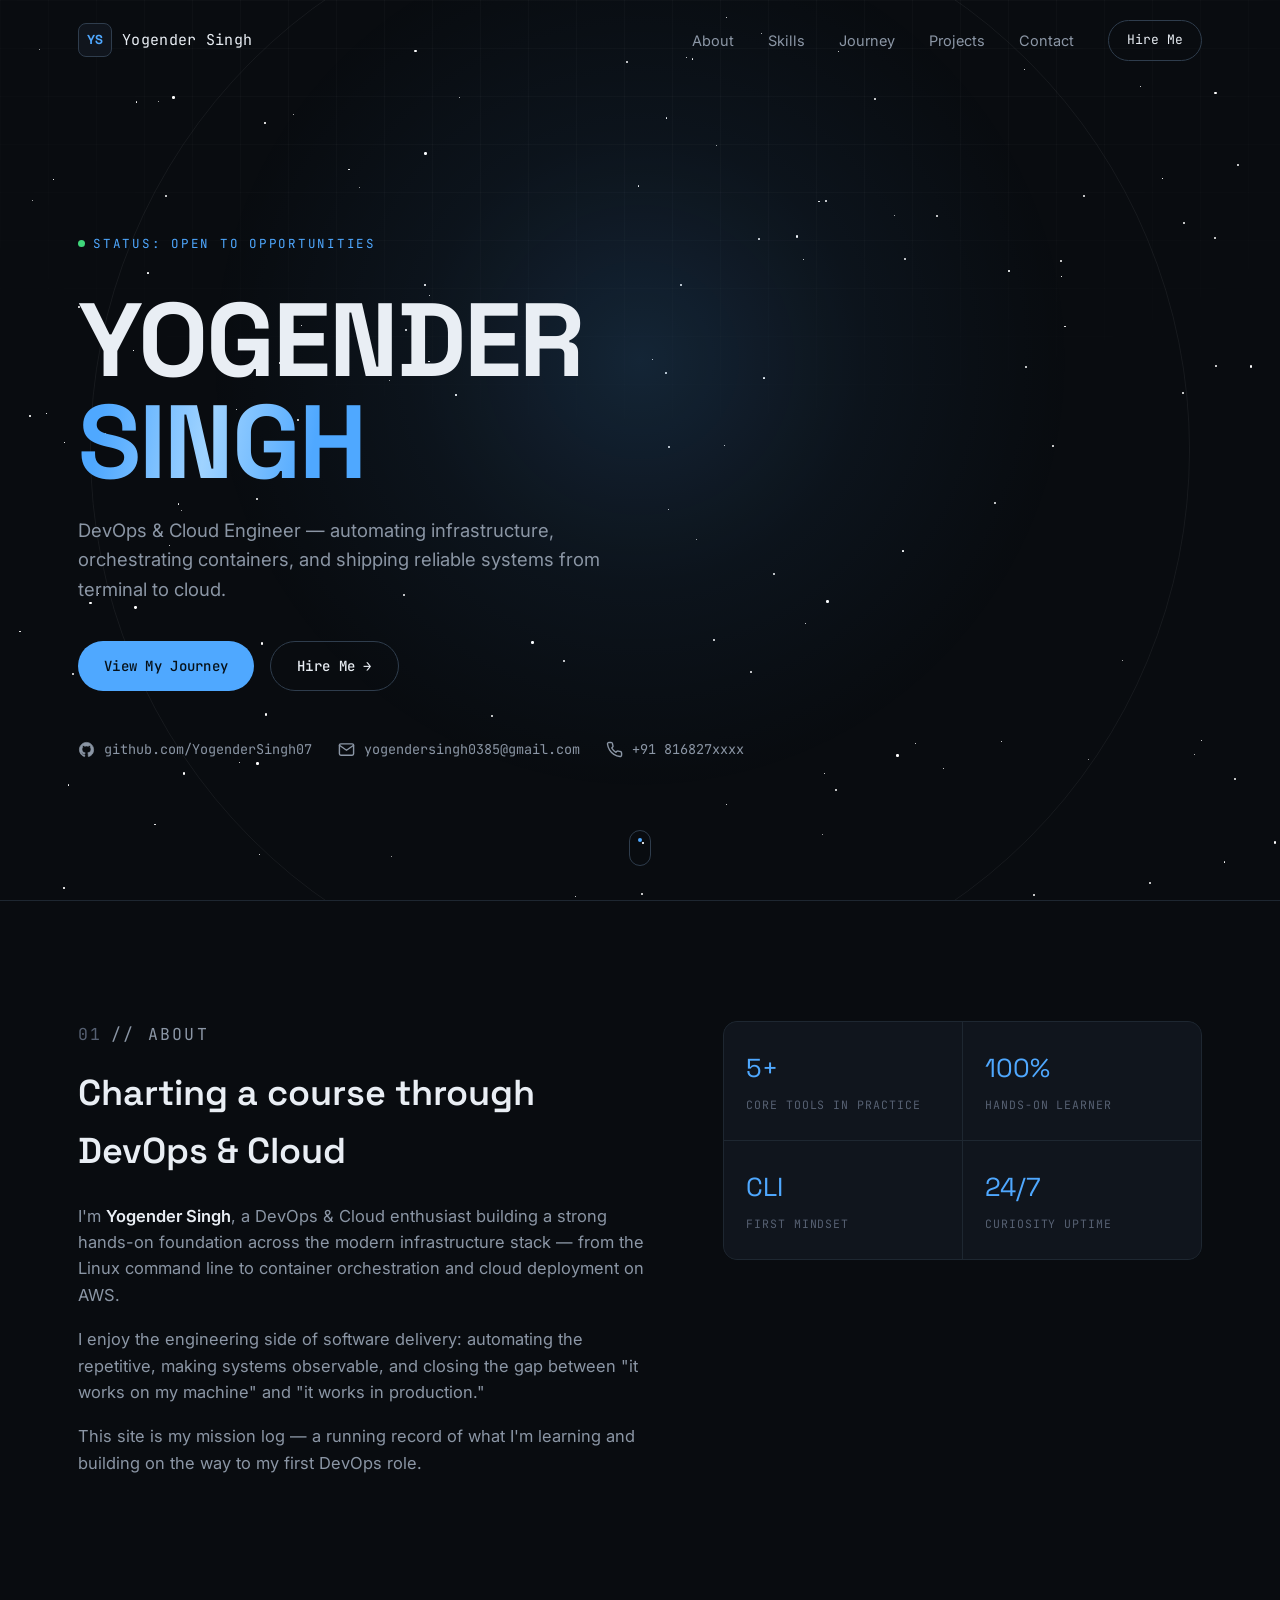
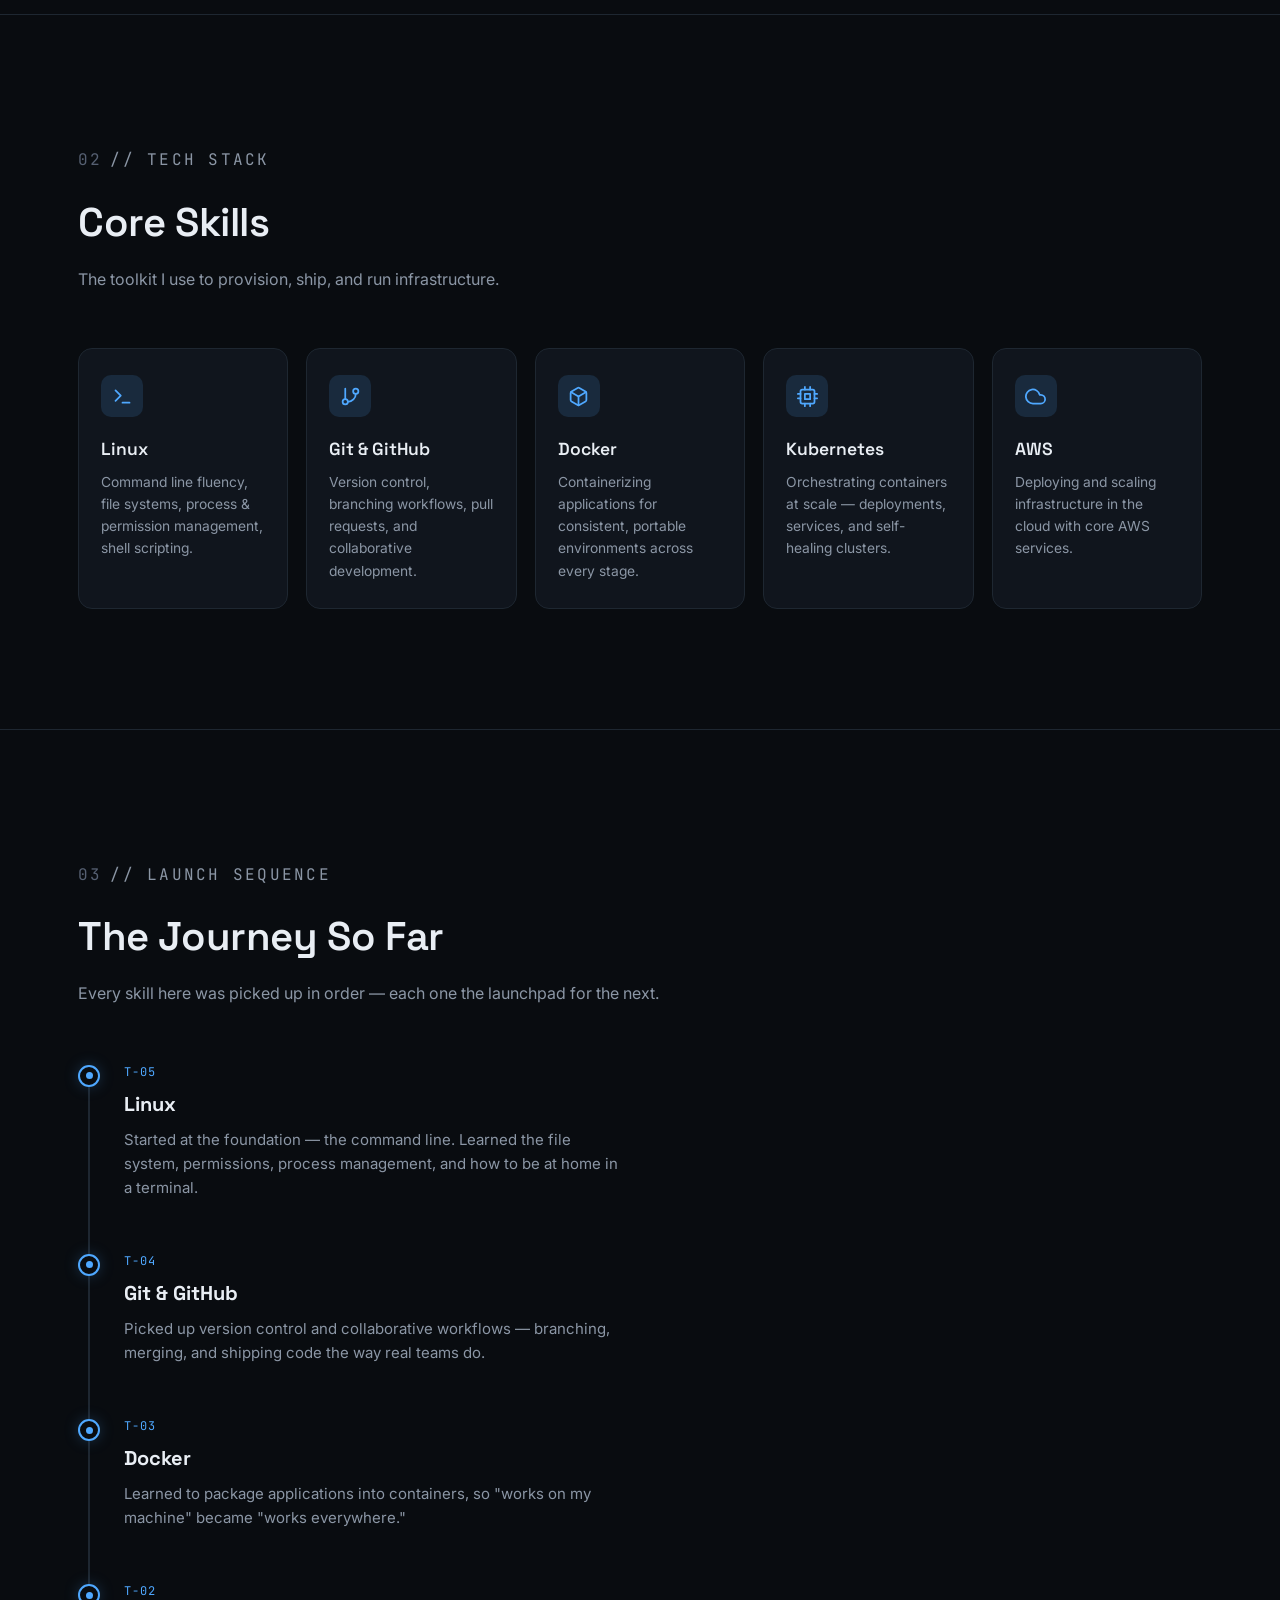
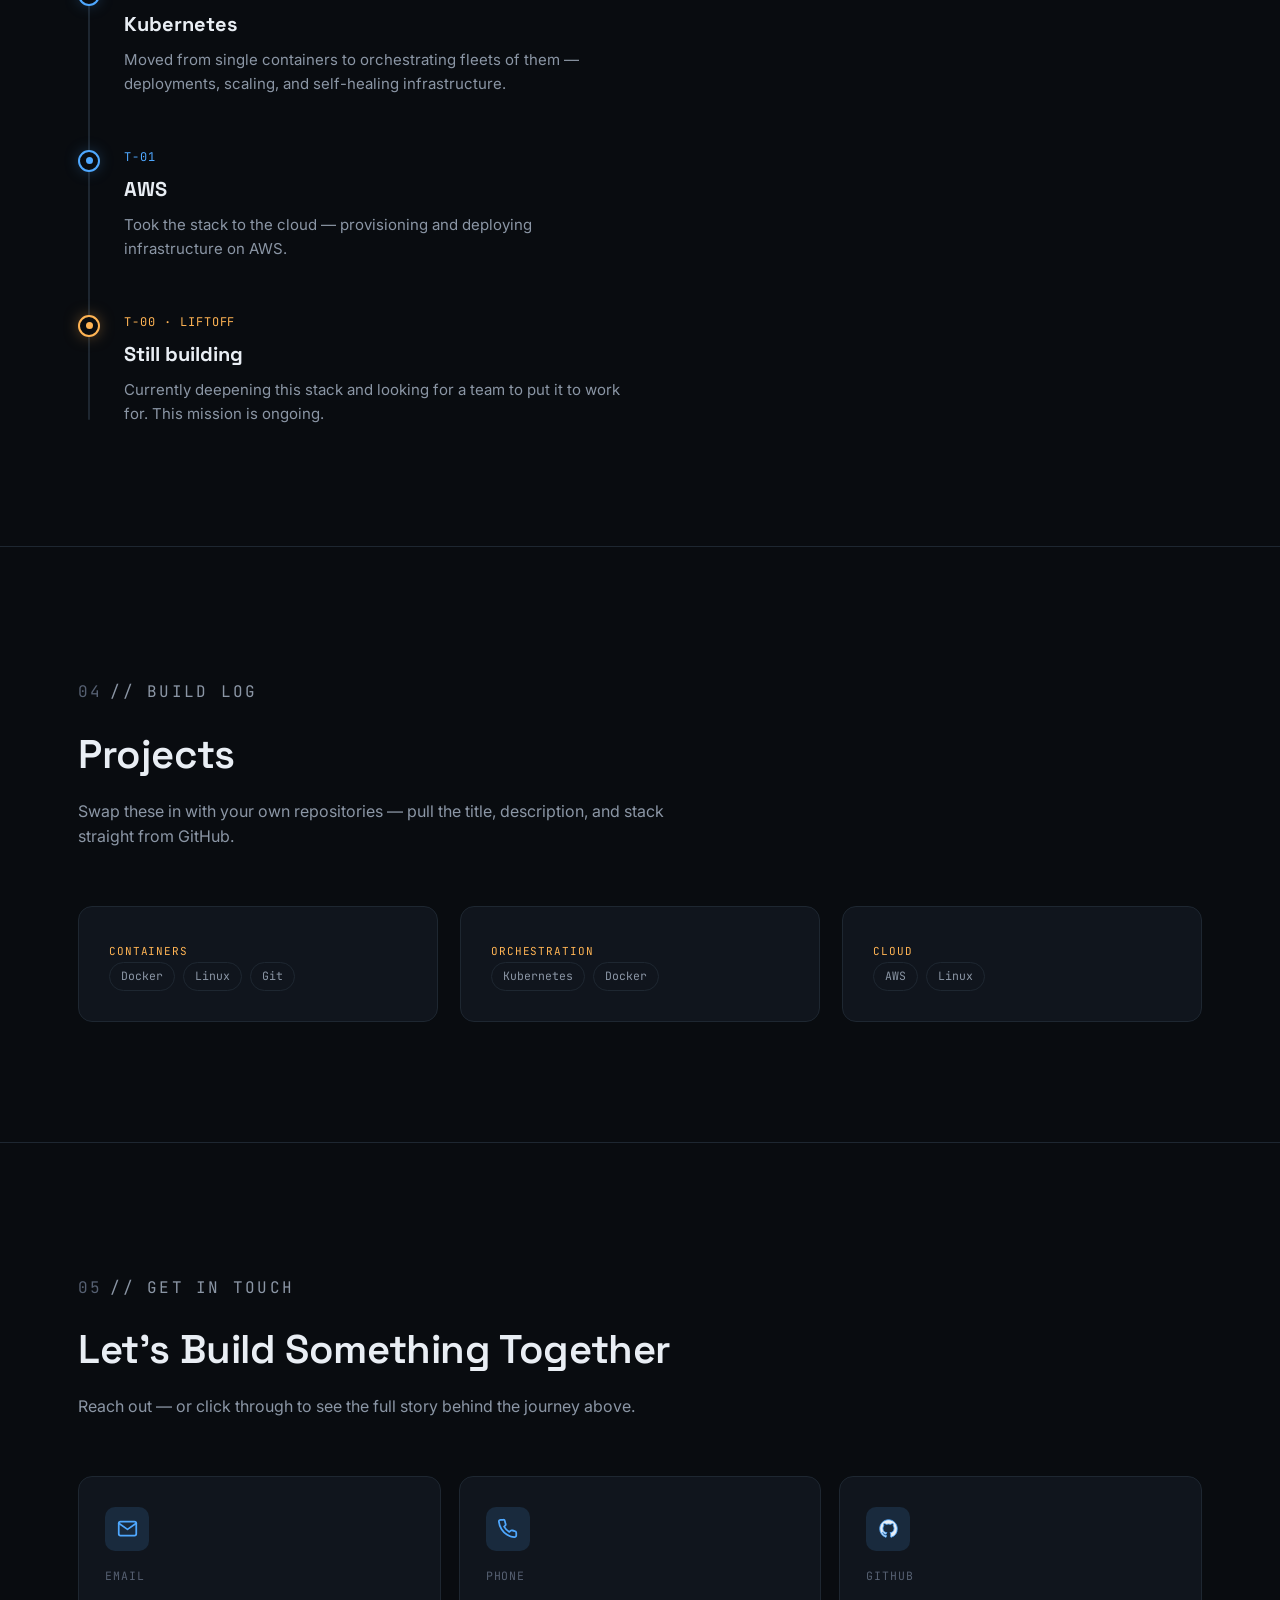
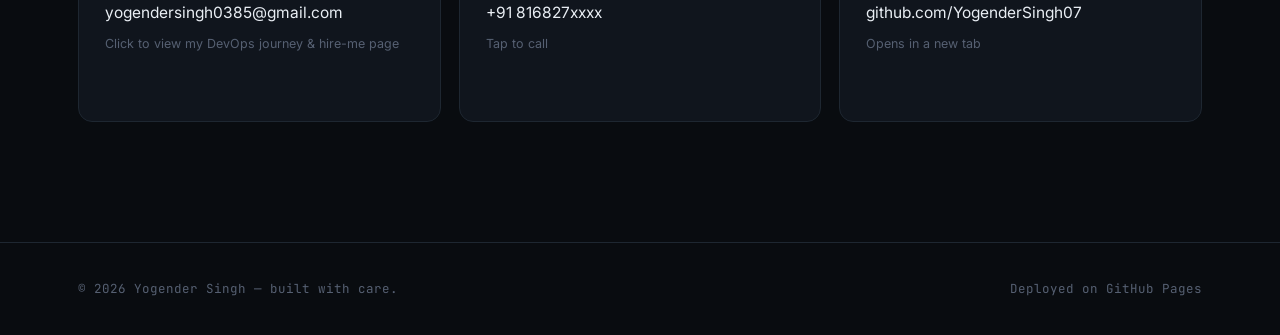
<file: index.html>
<!DOCTYPE html>

<html lang="en">
<head>
<meta charset="UTF-8">
<meta name="viewport" content="width=device-width, initial-scale=1.0">
<title>Yogender Singh — DevOps &amp; Cloud Engineer</title>
<meta name="description" content="Yogender Singh — DevOps & Cloud Engineer. Linux, Git & GitHub, Docker, Kubernetes, AWS.">
<link rel="icon" href="data:image/svg+xml,%3Csvg xmlns='http://www.w3.org/2000/svg' viewBox='0 0 100 100'%3E%3Crect width='100' height='100' rx='20' fill='%23090c10'/%3E%3Ctext x='50' y='64' font-size='46' font-family='monospace' fill='%234fa8ff' text-anchor='middle'%3EYS%3C/text%3E%3C/svg%3E">
<link rel="preconnect" href="https://fonts.googleapis.com">
<link rel="preconnect" href="https://fonts.gstatic.com" crossorigin>
<link href="https://fonts.googleapis.com/css2?family=Space+Grotesk:wght@500;600;700&family=Inter:wght@400;500;600&family=JetBrains+Mono:wght@400;500&display=swap" rel="stylesheet">
<link rel="stylesheet" href="styles.css">
</head>
<body>

<header class="nav" id="nav">
  <div class="nav-inner">
    <a href="#home" class="logo"><span class="logo-mark">YS</span> Yogender Singh</a>
    <nav class="nav-links" id="navLinks">
      <a href="#about">About</a>
      <a href="#skills">Skills</a>
      <a href="#journey">Journey</a>
      <a href="#projects">Projects</a>
      <a href="#contact">Contact</a>
      <a href="hire-me.html" class="nav-cta">Hire Me</a>
    </nav>
    <button class="nav-toggle" id="navToggle" aria-label="Toggle menu">
      <span></span><span></span><span></span>
    </button>
  </div>
</header>

<!-- ============ HERO ============ -->
<section class="hero" id="home">
  <div class="starfield" id="starfield"></div>
  <div class="hero-glow"></div>
  <div class="orbit-ring"></div>

  <div class="container hero-content">
    <p class="eyebrow"><span class="status-dot"></span> STATUS: OPEN TO OPPORTUNITIES</p>
    <h1 class="hero-title">YOGENDER<br><span>SINGH</span></h1>
    <p class="hero-subtitle">DevOps &amp; Cloud Engineer — automating infrastructure, orchestrating containers, and shipping reliable systems from terminal to cloud.</p>

    <div class="hero-actions">
      <a href="#journey" class="btn btn-primary">View My Journey</a>
      <a href="hire-me.html" class="btn btn-secondary">Hire Me →</a>
    </div>

    <div class="hero-links">
      <a href="https://github.com/YogenderSingh07" target="_blank" rel="noopener noreferrer" class="icon-link" aria-label="GitHub profile">
        <svg viewBox="0 0 24 24" fill="currentColor"><path d="M12 2C6.48 2 2 6.58 2 12.25c0 4.53 2.87 8.37 6.84 9.73.5.1.68-.22.68-.5 0-.24-.01-1.04-.01-1.89-2.78.62-3.37-1.22-3.37-1.22-.46-1.19-1.11-1.51-1.11-1.51-.9-.63.07-.62.07-.62 1 .07 1.53 1.05 1.53 1.05.89 1.56 2.34 1.11 2.91.85.09-.66.35-1.11.63-1.37-2.22-.26-4.56-1.14-4.56-5.06 0-1.12.39-2.03 1.03-2.75-.1-.26-.45-1.32.1-2.75 0 0 .84-.28 2.75 1.05a9.3 9.3 0 0 1 5 0c1.9-1.33 2.74-1.05 2.74-1.05.56 1.43.21 2.49.1 2.75.65.72 1.03 1.63 1.03 2.75 0 3.93-2.34 4.79-4.57 5.05.36.32.68.94.68 1.9 0 1.37-.01 2.48-.01 2.82 0 .28.18.6.69.5A10.26 10.26 0 0 0 22 12.25C22 6.58 17.52 2 12 2z"/></svg>
        <span>github.com/YogenderSingh07</span>
      </a>
      <a href="hire-me.html" class="icon-link" aria-label="Email — view hire-me page">
        <svg viewBox="0 0 24 24" fill="none" stroke="currentColor" stroke-width="2" stroke-linecap="round" stroke-linejoin="round"><path d="M4 4h16c1.1 0 2 .9 2 2v12c0 1.1-.9 2-2 2H4c-1.1 0-2-.9-2-2V6c0-1.1.9-2 2-2z"></path><polyline points="22,6 12,13 2,6"></polyline></svg>
        <span>yogendersingh0385@gmail.com</span>
      </a>
      <a href="tel:+91816827xxxx" class="icon-link" aria-label="Phone number">
        <svg viewBox="0 0 24 24" fill="none" stroke="currentColor" stroke-width="2" stroke-linecap="round" stroke-linejoin="round"><path d="M22 16.92v3a2 2 0 0 1-2.18 2 19.79 19.79 0 0 1-8.63-3.07 19.5 19.5 0 0 1-6-6 19.79 19.79 0 0 1-3.07-8.67A2 2 0 0 1 4.11 2h3a2 2 0 0 1 2 1.72c.13.96.36 1.9.7 2.81a2 2 0 0 1-.45 2.11L8.09 9.91a16 16 0 0 0 6 6l1.27-1.27a2 2 0 0 1 2.11-.45c.91.34 1.85.57 2.81.7A2 2 0 0 1 22 16.92z"></path></svg>
        <span>+91 816827xxxx</span>
      </a>
    </div>
  </div>

  <div class="scroll-indicator"><span></span></div>
</section>

<!-- ============ ABOUT ============ -->
<section class="section" id="about">
  <div class="container">
    <div class="about-grid">
      <div class="about-text reveal">
        <p class="eyebrow"><span class="idx">01</span> // ABOUT</p>
        <h2 style="font-family:var(--font-display);font-size:clamp(26px,3.6vw,36px);font-weight:600;margin-bottom:22px;">Charting a course through DevOps &amp; Cloud</h2>
        <p>I'm <strong>Yogender Singh</strong>, a DevOps &amp; Cloud enthusiast building a strong hands-on foundation across the modern infrastructure stack — from the Linux command line to container orchestration and cloud deployment on AWS.</p>
        <p>I enjoy the engineering side of software delivery: automating the repetitive, making systems observable, and closing the gap between "it works on my machine" and "it works in production."</p>
        <p>This site is my mission log — a running record of what I'm learning and building on the way to my first DevOps role.</p>
      </div>
      <div class="about-stats reveal">
        <div class="stat"><div class="num">5+</div><div class="label">Core Tools In Practice</div></div>
        <div class="stat"><div class="num">100%</div><div class="label">Hands-On Learner</div></div>
        <div class="stat"><div class="num">CLI</div><div class="label">First Mindset</div></div>
        <div class="stat"><div class="num">24/7</div><div class="label">Curiosity Uptime</div></div>
      </div>
    </div>
  </div>
</section>

<!-- ============ SKILLS ============ -->
<section class="section" id="skills">
  <div class="container">
    <div class="section-head reveal">
      <p class="eyebrow"><span class="idx">02</span> // TECH STACK</p>
      <h2>Core Skills</h2>
      <p>The toolkit I use to provision, ship, and run infrastructure.</p>
    </div>

    <div class="skills-grid reveal-group">
      <div class="skill-card">
        <div class="skill-icon"><svg viewBox="0 0 24 24" fill="none" stroke="currentColor" stroke-width="2" stroke-linecap="round" stroke-linejoin="round"><polyline points="4 17 10 11 4 5"></polyline><line x1="12" y1="19" x2="20" y2="19"></line></svg></div>
        <h3>Linux</h3>
        <p>Command line fluency, file systems, process &amp; permission management, shell scripting.</p>
      </div>
      <div class="skill-card">
        <div class="skill-icon"><svg viewBox="0 0 24 24" fill="none" stroke="currentColor" stroke-width="2" stroke-linecap="round" stroke-linejoin="round"><line x1="6" y1="3" x2="6" y2="15"></line><circle cx="18" cy="6" r="3"></circle><circle cx="6" cy="18" r="3"></circle><path d="M18 9a9 9 0 0 1-9 9"></path></svg></div>
        <h3>Git &amp; GitHub</h3>
        <p>Version control, branching workflows, pull requests, and collaborative development.</p>
      </div>
      <div class="skill-card">
        <div class="skill-icon"><svg viewBox="0 0 24 24" fill="none" stroke="currentColor" stroke-width="2" stroke-linecap="round" stroke-linejoin="round"><path d="M21 16V8a2 2 0 0 0-1-1.73l-7-4a2 2 0 0 0-2 0l-7 4A2 2 0 0 0 3 8v8a2 2 0 0 0 1 1.73l7 4a2 2 0 0 0 2 0l7-4A2 2 0 0 0 21 16z"></path><polyline points="3.27 6.96 12 12.01 20.73 6.96"></polyline><line x1="12" y1="22.08" x2="12" y2="12"></line></svg></div>
        <h3>Docker</h3>
        <p>Containerizing applications for consistent, portable environments across every stage.</p>
      </div>
      <div class="skill-card">
        <div class="skill-icon"><svg viewBox="0 0 24 24" fill="none" stroke="currentColor" stroke-width="2" stroke-linecap="round" stroke-linejoin="round"><rect x="4" y="4" width="16" height="16" rx="2" ry="2"></rect><rect x="9" y="9" width="6" height="6"></rect><line x1="9" y1="1" x2="9" y2="4"></line><line x1="15" y1="1" x2="15" y2="4"></line><line x1="9" y1="20" x2="9" y2="23"></line><line x1="15" y1="20" x2="15" y2="23"></line><line x1="20" y1="9" x2="23" y2="9"></line><line x1="20" y1="14" x2="23" y2="14"></line><line x1="1" y1="9" x2="4" y2="9"></line><line x1="1" y1="14" x2="4" y2="14"></line></svg></div>
        <h3>Kubernetes</h3>
        <p>Orchestrating containers at scale — deployments, services, and self-healing clusters.</p>
      </div>
      <div class="skill-card">
        <div class="skill-icon"><svg viewBox="0 0 24 24" fill="none" stroke="currentColor" stroke-width="2" stroke-linecap="round" stroke-linejoin="round"><path d="M18 10h-1.26A8 8 0 1 0 9 20h9a5 5 0 0 0 0-10z"></path></svg></div>
        <h3>AWS</h3>
        <p>Deploying and scaling infrastructure in the cloud with core AWS services.</p>
      </div>
    </div>
  </div>
</section>

<!-- ============ JOURNEY / LAUNCH SEQUENCE ============ -->
<section class="section" id="journey">
  <div class="container">
    <div class="section-head reveal">
      <p class="eyebrow"><span class="idx">03</span> // LAUNCH SEQUENCE</p>
      <h2>The Journey So Far</h2>
      <p>Every skill here was picked up in order — each one the launchpad for the next.</p>
    </div>

    <div class="timeline" id="timeline">
      <div class="timeline-rail"><div class="timeline-rail-fill" id="timelineRailFill"></div></div>

      <div class="tl-step">
        <span class="tl-dot"></span>
        <span class="tl-tag">T-05</span>
        <h3>Linux</h3>
        <p>Started at the foundation — the command line. Learned the file system, permissions, process management, and how to be at home in a terminal.</p>
      </div>
      <div class="tl-step">
        <span class="tl-dot"></span>
        <span class="tl-tag">T-04</span>
        <h3>Git &amp; GitHub</h3>
        <p>Picked up version control and collaborative workflows — branching, merging, and shipping code the way real teams do.</p>
      </div>
      <div class="tl-step">
        <span class="tl-dot"></span>
        <span class="tl-tag">T-03</span>
        <h3>Docker</h3>
        <p>Learned to package applications into containers, so "works on my machine" became "works everywhere."</p>
      </div>
      <div class="tl-step">
        <span class="tl-dot"></span>
        <span class="tl-tag">T-02</span>
        <h3>Kubernetes</h3>
        <p>Moved from single containers to orchestrating fleets of them — deployments, scaling, and self-healing infrastructure.</p>
      </div>
      <div class="tl-step">
        <span class="tl-dot"></span>
        <span class="tl-tag">T-01</span>
        <h3>AWS</h3>
        <p>Took the stack to the cloud — provisioning and deploying infrastructure on AWS.</p>
      </div>
      <div class="tl-step final">
        <span class="tl-dot"></span>
        <span class="tl-tag">T-00 · LIFTOFF</span>
        <h3>Still building</h3>
        <p>Currently deepening this stack and looking for a team to put it to work for. This mission is ongoing.</p>
      </div>
    </div>
  </div>
</section>

<!-- ============ PROJECTS ============ -->
<section class="section" id="projects">
  <div class="container">
    <div class="section-head reveal">
      <p class="eyebrow"><span class="idx">04</span> // BUILD LOG</p>
      <h2>Projects</h2>
      <p>Swap these in with your own repositories — pull the title, description, and stack straight from GitHub.</p>
    </div>

    <div class="projects-grid reveal-group">
      <div class="project-card">
        <span class="project-tag">Containers</span>
        <!-- <h3>Dockerized App Deployment</h3> -->
        <!-- <p>A sample application packaged with Docker for a consistent, portable runtime — replace with your own repo &amp; details.</p> -->
        <div class="project-stack"><span>Docker</span><span>Linux</span><span>Git</span></div>
      </div>
      <div class="project-card">
        <span class="project-tag">Orchestration</span>
        <!-- <h3>Kubernetes Cluster Setup</h3> -->
        <!-- <p>A hands-on cluster deployment exploring pods, services, and scaling — replace with your own repo &amp; details.</p> -->
        <div class="project-stack"><span>Kubernetes</span><span>Docker</span></div>
      </div>
      <div class="project-card">
        <span class="project-tag">Cloud</span>
        <!-- <h3>AWS Infrastructure Project</h3> -->
        <!-- <p>Provisioning and deploying cloud infrastructure on AWS — replace with your own repo &amp; details.</p> -->
        <div class="project-stack"><span>AWS</span><span>Linux</span></div>
      </div>
    </div>
  </div>
</section>

<!-- ============ CONTACT ============ -->
<section class="section" id="contact">
  <div class="container">
    <div class="section-head reveal">
      <p class="eyebrow"><span class="idx">05</span> // GET IN TOUCH</p>
      <h2>Let's Build Something Together</h2>
      <p>Reach out — or click through to see the full story behind the journey above.</p>
    </div>

    <div class="contact-grid reveal-group">
      <a href="hire-me.html" class="contact-card">
        <div class="contact-icon"><svg viewBox="0 0 24 24" fill="none" stroke="currentColor" stroke-width="2" stroke-linecap="round" stroke-linejoin="round"><path d="M4 4h16c1.1 0 2 .9 2 2v12c0 1.1-.9 2-2 2H4c-1.1 0-2-.9-2-2V6c0-1.1.9-2 2-2z"></path><polyline points="22,6 12,13 2,6"></polyline></svg></div>
        <div class="label">Email</div>
        <div class="value">yogendersingh0385@gmail.com</div>
        <div class="hint">Click to view my DevOps journey &amp; hire-me page</div>
        <div class="arrow">Hire Me →</div>
      </a>
      <a href="tel:+91816827xxxx" class="contact-card">
        <div class="contact-icon"><svg viewBox="0 0 24 24" fill="none" stroke="currentColor" stroke-width="2" stroke-linecap="round" stroke-linejoin="round"><path d="M22 16.92v3a2 2 0 0 1-2.18 2 19.79 19.79 0 0 1-8.63-3.07 19.5 19.5 0 0 1-6-6 19.79 19.79 0 0 1-3.07-8.67A2 2 0 0 1 4.11 2h3a2 2 0 0 1 2 1.72c.13.96.36 1.9.7 2.81a2 2 0 0 1-.45 2.11L8.09 9.91a16 16 0 0 0 6 6l1.27-1.27a2 2 0 0 1 2.11-.45c.91.34 1.85.57 2.81.7A2 2 0 0 1 22 16.92z"></path></svg></div>
        <div class="label">Phone</div>
        <div class="value">+91 816827xxxx</div>
        <div class="hint">Tap to call</div>
        <div class="arrow">Call →</div>
      </a>
      <a href="https://github.com/YogenderSingh07" target="_blank" rel="noopener noreferrer" class="contact-card">
        <div class="contact-icon"><svg viewBox="0 0 24 24" fill="currentColor"><path d="M12 2C6.48 2 2 6.58 2 12.25c0 4.53 2.87 8.37 6.84 9.73.5.1.68-.22.68-.5 0-.24-.01-1.04-.01-1.89-2.78.62-3.37-1.22-3.37-1.22-.46-1.19-1.11-1.51-1.11-1.51-.9-.63.07-.62.07-.62 1 .07 1.53 1.05 1.53 1.05.89 1.56 2.34 1.11 2.91.85.09-.66.35-1.11.63-1.37-2.22-.26-4.56-1.14-4.56-5.06 0-1.12.39-2.03 1.03-2.75-.1-.26-.45-1.32.1-2.75 0 0 .84-.28 2.75 1.05a9.3 9.3 0 0 1 5 0c1.9-1.33 2.74-1.05 2.74-1.05.56 1.43.21 2.49.1 2.75.65.72 1.03 1.63 1.03 2.75 0 3.93-2.34 4.79-4.57 5.05.36.32.68.94.68 1.9 0 1.37-.01 2.48-.01 2.82 0 .28.18.6.69.5A10.26 10.26 0 0 0 22 12.25C22 6.58 17.52 2 12 2z"/></svg></div>
        <div class="label">GitHub</div>
        <div class="value">github.com/YogenderSingh07</div>
        <div class="hint">Opens in a new tab</div>
        <div class="arrow">View Profile →</div>
      </a>
    </div>
  </div>
</section>

<footer>
  <div class="container footer-inner">
    <span>© <span id="year"></span> Yogender Singh — built with care.</span>
    <span>Deployed on <a href="https://pages.github.com/" target="_blank" rel="noopener noreferrer">GitHub Pages</a></span>
  </div>
</footer>

<script>document.getElementById('year').textContent = new Date().getFullYear();</script>
<script src="script.js"></script>
</body>
</html>
</file>
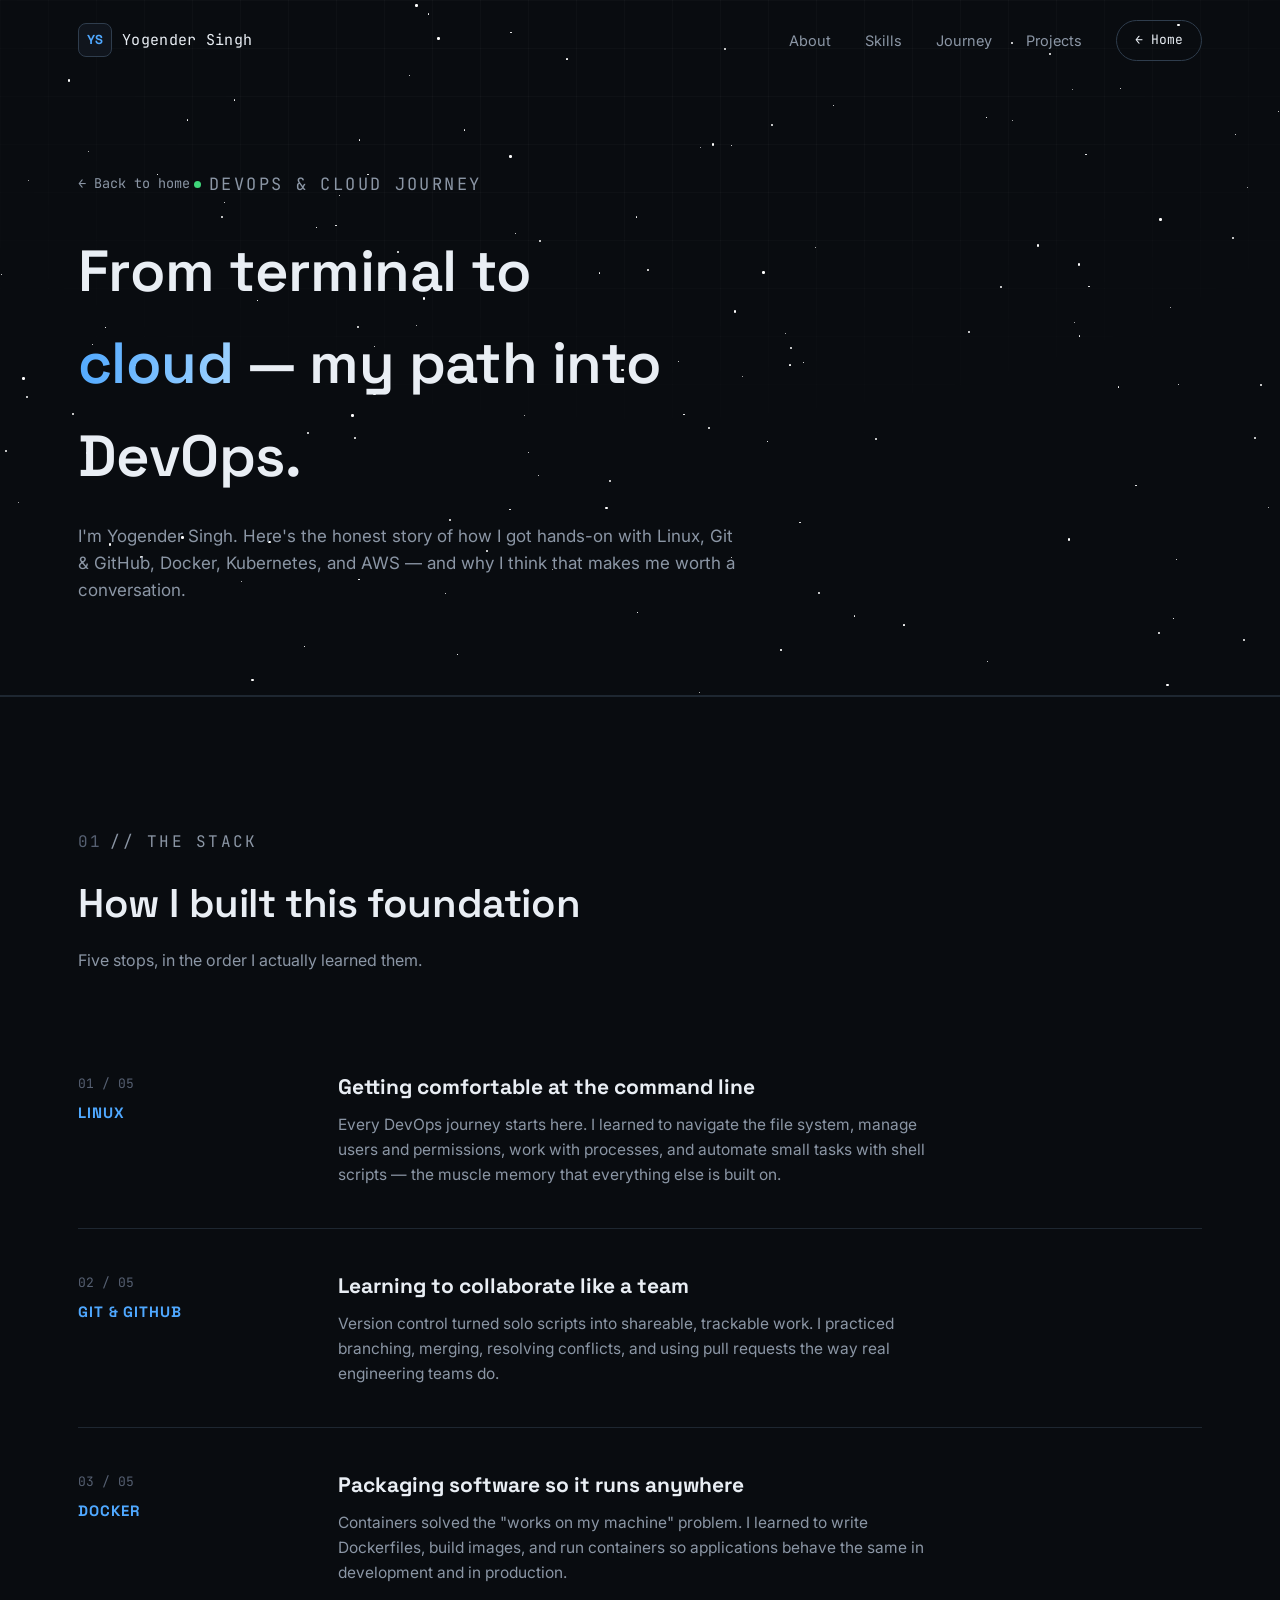
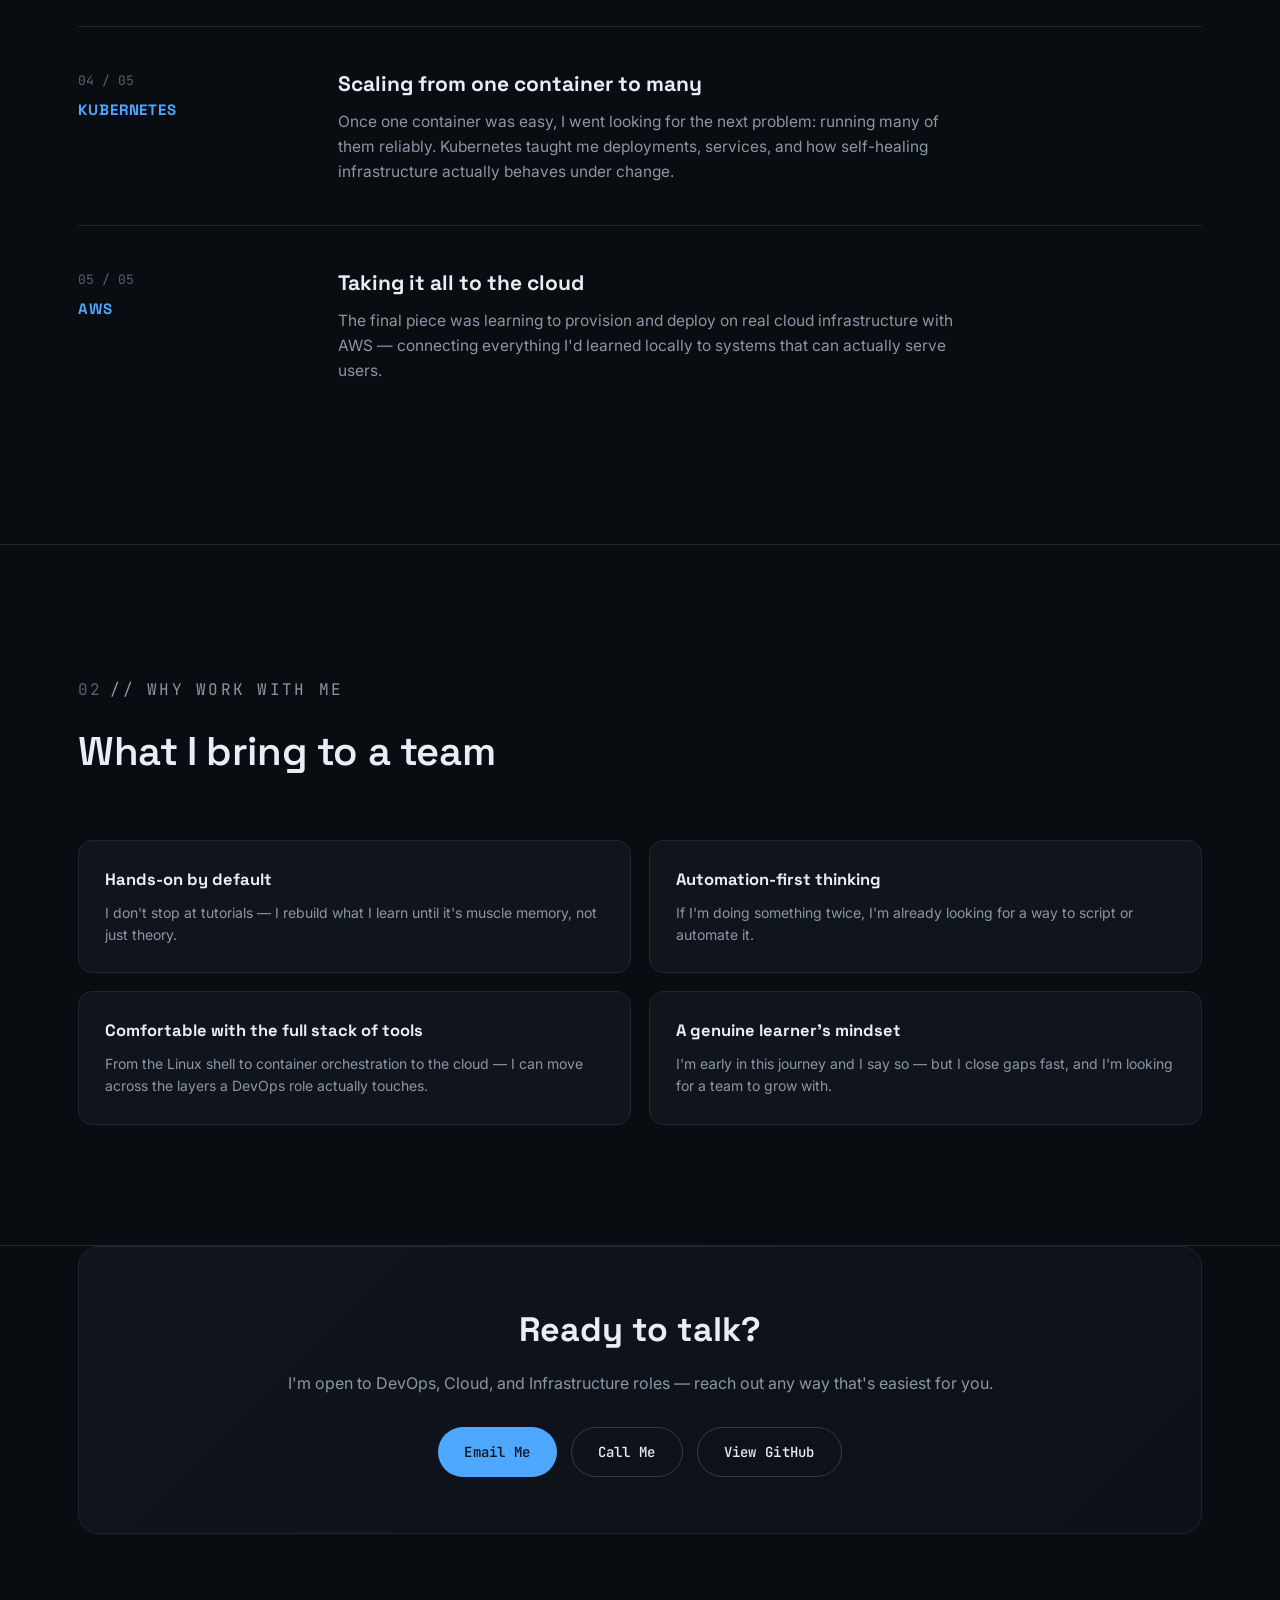
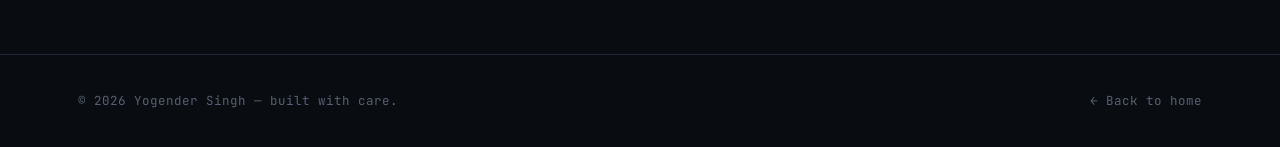
<file: hire-me.html>
<!DOCTYPE html>
<html lang="en">
<head>
<meta charset="UTF-8">
<meta name="viewport" content="width=device-width, initial-scale=1.0">
<title>Hire Me — Yogender Singh, DevOps &amp; Cloud Engineer</title>
<meta name="description" content="Yogender Singh's DevOps & Cloud journey — Linux, Git & GitHub, Docker, Kubernetes, AWS — and how to get in touch.">
<link rel="icon" href="data:image/svg+xml,%3Csvg xmlns='http://www.w3.org/2000/svg' viewBox='0 0 100 100'%3E%3Crect width='100' height='100' rx='20' fill='%23090c10'/%3E%3Ctext x='50' y='64' font-size='46' font-family='monospace' fill='%234fa8ff' text-anchor='middle'%3EYS%3C/text%3E%3C/svg%3E">
<link rel="preconnect" href="https://fonts.googleapis.com">
<link rel="preconnect" href="https://fonts.gstatic.com" crossorigin>
<link href="https://fonts.googleapis.com/css2?family=Space+Grotesk:wght@500;600;700&family=Inter:wght@400;500;600&family=JetBrains+Mono:wght@400;500&display=swap" rel="stylesheet">
<link rel="stylesheet" href="styles.css">
</head>
<body>

<header class="nav" id="nav">
  <div class="nav-inner">
    <a href="index.html" class="logo"><span class="logo-mark">YS</span> Yogender Singh</a>
    <nav class="nav-links" id="navLinks">
      <a href="index.html#about">About</a>
      <a href="index.html#skills">Skills</a>
      <a href="index.html#journey">Journey</a>
      <a href="index.html#projects">Projects</a>
      <a href="index.html" class="nav-cta">← Home</a>
    </nav>
    <button class="nav-toggle" id="navToggle" aria-label="Toggle menu">
      <span></span><span></span><span></span>
    </button>
  </div>
</header>

<!-- ============ HERO ============ -->
<section class="hire-hero">
  <div class="starfield" id="starfield"></div>
  <div class="container" style="position:relative;z-index:1;">
    <a href="index.html" class="back-link">← Back to home</a>
    <p class="eyebrow"><span class="status-dot"></span> DEVOPS &amp; CLOUD JOURNEY</p>
    <h1>From terminal to <span>cloud</span> — my path into DevOps.</h1>
    <p>I'm Yogender Singh. Here's the honest story of how I got hands-on with Linux, Git &amp; GitHub, Docker, Kubernetes, and AWS — and why I think that makes me worth a conversation.</p>
  </div>
</section>

<!-- ============ STORY ============ -->
<section class="section">
  <div class="container">
    <div class="section-head reveal">
      <p class="eyebrow"><span class="idx">01</span> // THE STACK</p>
      <h2>How I built this foundation</h2>
      <p>Five stops, in the order I actually learned them.</p>
    </div>

    <div class="story-grid">
      <div class="story-row reveal">
        <div><span class="story-num">01 / 05</span><h3>Linux</h3></div>
        <div class="body">
          <h4>Getting comfortable at the command line</h4>
          <p>Every DevOps journey starts here. I learned to navigate the file system, manage users and permissions, work with processes, and automate small tasks with shell scripts — the muscle memory that everything else is built on.</p>
        </div>
      </div>
      <div class="story-row reveal">
        <div><span class="story-num">02 / 05</span><h3>Git &amp; GitHub</h3></div>
        <div class="body">
          <h4>Learning to collaborate like a team</h4>
          <p>Version control turned solo scripts into shareable, trackable work. I practiced branching, merging, resolving conflicts, and using pull requests the way real engineering teams do.</p>
        </div>
      </div>
      <div class="story-row reveal">
        <div><span class="story-num">03 / 05</span><h3>Docker</h3></div>
        <div class="body">
          <h4>Packaging software so it runs anywhere</h4>
          <p>Containers solved the "works on my machine" problem. I learned to write Dockerfiles, build images, and run containers so applications behave the same in development and in production.</p>
        </div>
      </div>
      <div class="story-row reveal">
        <div><span class="story-num">04 / 05</span><h3>Kubernetes</h3></div>
        <div class="body">
          <h4>Scaling from one container to many</h4>
          <p>Once one container was easy, I went looking for the next problem: running many of them reliably. Kubernetes taught me deployments, services, and how self-healing infrastructure actually behaves under change.</p>
        </div>
      </div>
      <div class="story-row reveal">
        <div><span class="story-num">05 / 05</span><h3>AWS</h3></div>
        <div class="body">
          <h4>Taking it all to the cloud</h4>
          <p>The final piece was learning to provision and deploy on real cloud infrastructure with AWS — connecting everything I'd learned locally to systems that can actually serve users.</p>
        </div>
      </div>
    </div>
  </div>
</section>

<!-- ============ WHY HIRE ME ============ -->
<section class="section">
  <div class="container">
    <div class="section-head reveal">
      <p class="eyebrow"><span class="idx">02</span> // WHY WORK WITH ME</p>
      <h2>What I bring to a team</h2>
    </div>

    <div class="why-grid reveal-group">
      <div class="why-card">
        <h4>Hands-on by default</h4>
        <p>I don't stop at tutorials — I rebuild what I learn until it's muscle memory, not just theory.</p>
      </div>
      <div class="why-card">
        <h4>Automation-first thinking</h4>
        <p>If I'm doing something twice, I'm already looking for a way to script or automate it.</p>
      </div>
      <div class="why-card">
        <h4>Comfortable with the full stack of tools</h4>
        <p>From the Linux shell to container orchestration to the cloud — I can move across the layers a DevOps role actually touches.</p>
      </div>
      <div class="why-card">
        <h4>A genuine learner's mindset</h4>
        <p>I'm early in this journey and I say so — but I close gaps fast, and I'm looking for a team to grow with.</p>
      </div>
    </div>
  </div>
</section>

<!-- ============ CTA ============ -->
<section class="section" style="padding-top:0;">
  <div class="container">
    <div class="cta-panel reveal">
      <h2>Ready to talk?</h2>
      <p>I'm open to DevOps, Cloud, and Infrastructure roles — reach out any way that's easiest for you.</p>
      <div class="cta-actions">
        <a href="mailto:yogendersingh0385@gmail.com" class="btn btn-primary">Email Me</a>
        <a href="tel:+91816827xxxx" class="btn btn-secondary">Call Me</a>
        <a href="https://github.com/YogenderSingh07" target="_blank" rel="noopener noreferrer" class="btn btn-secondary">View GitHub</a>
      </div>
    </div>
  </div>
</section>

<footer>
  <div class="container footer-inner">
    <span>© <span id="year"></span> Yogender Singh — built with care.</span>
    <a href="index.html">← Back to home</a>
  </div>
</footer>

<script>document.getElementById('year').textContent = new Date().getFullYear();</script>
<script src="script.js"></script>
</body>
</html>
</file>
<file: styles.css>
/* ===========================================================
   YOGENDER SINGH — PORTFOLIO
   Design language: "Mission Control" — SpaceX telemetry meets
   GitHub's dark developer aesthetic.
   =========================================================== */

/* ---------- Design tokens ---------- */
:root {
  --bg: #090c10;
  --bg-alt: #0c1118;
  --surface: #10151d;
  --surface-hover: #151c26;
  --border: #1e2731;
  --border-hover: #2f3d4d;

  --text: #e9eef4;
  --text-dim: #8b96a5;
  --text-faint: #566072;

  --blue: #4fa8ff;
  --blue-soft: rgba(79, 168, 255, 0.14);
  --blue-glow: rgba(79, 168, 255, 0.35);

  --amber: #ffb454;
  --amber-soft: rgba(255, 180, 84, 0.14);

  --green: #3fd67a;

  --font-display: 'Space Grotesk', sans-serif;
  --font-body: 'Inter', sans-serif;
  --font-mono: 'JetBrains Mono', monospace;

  --max: 1180px;
  --radius: 14px;
  --radius-sm: 8px;
  --ease: cubic-bezier(0.16, 0.84, 0.44, 1);
}

/* ---------- Reset ---------- */
* { margin: 0; padding: 0; box-sizing: border-box; }

html { scroll-behavior: smooth; }

body {
  background: var(--bg);
  color: var(--text);
  font-family: var(--font-body);
  line-height: 1.6;
  -webkit-font-smoothing: antialiased;
  overflow-x: hidden;
}

img, svg { display: block; max-width: 100%; }

a { color: inherit; text-decoration: none; }

ul { list-style: none; }

button { font: inherit; cursor: pointer; background: none; border: none; color: inherit; }

.container {
  width: 100%;
  max-width: var(--max);
  margin: 0 auto;
  padding: 0 28px;
}

::selection { background: var(--blue-glow); color: #fff; }

:focus-visible {
  outline: 2px solid var(--blue);
  outline-offset: 3px;
  border-radius: 4px;
}

/* subtle background grid across the whole page, like a schematic sheet */
body::before {
  content: "";
  position: fixed;
  inset: 0;
  background-image:
    linear-gradient(rgba(255,255,255,0.025) 1px, transparent 1px),
    linear-gradient(90deg, rgba(255,255,255,0.025) 1px, transparent 1px);
  background-size: 48px 48px;
  pointer-events: none;
  z-index: 0;
  mask-image: radial-gradient(ellipse 80% 60% at 50% 0%, #000 40%, transparent 90%);
}

/* ---------- Eyebrow / section labels ---------- */
.eyebrow {
  display: inline-flex;
  align-items: center;
  gap: 8px;
  font-family: var(--font-mono);
  font-size: 12.5px;
  letter-spacing: 0.14em;
  text-transform: uppercase;
  color: var(--blue);
  margin-bottom: 18px;
}

.eyebrow .idx { color: var(--text-faint); }

.status-dot {
  width: 7px;
  height: 7px;
  border-radius: 50%;
  background: var(--green);
  box-shadow: 0 0 0 0 rgba(63, 214, 122, 0.6);
  animation: pulse 2.2s var(--ease) infinite;
  flex-shrink: 0;
}

@keyframes pulse {
  0%   { box-shadow: 0 0 0 0 rgba(63, 214, 122, 0.55); }
  70%  { box-shadow: 0 0 0 8px rgba(63, 214, 122, 0); }
  100% { box-shadow: 0 0 0 0 rgba(63, 214, 122, 0); }
}

section { position: relative; z-index: 1; }

.section-head { max-width: 640px; margin-bottom: 56px; }

.section-head h2 {
  font-family: var(--font-display);
  font-size: clamp(28px, 4vw, 40px);
  font-weight: 600;
  letter-spacing: -0.01em;
}

.section-head p {
  color: var(--text-dim);
  margin-top: 12px;
  font-size: 16px;
}

/* ---------- Buttons ---------- */
.btn {
  position: relative;
  display: inline-flex;
  align-items: center;
  gap: 8px;
  padding: 13px 26px;
  border-radius: 999px;
  font-family: var(--font-mono);
  font-size: 14px;
  font-weight: 500;
  letter-spacing: 0.02em;
  transition: transform 0.25s var(--ease), box-shadow 0.25s var(--ease), border-color 0.25s var(--ease), color 0.25s var(--ease);
  overflow: hidden;
  isolation: isolate;
}

.btn-primary {
  background: var(--blue);
  color: #061018;
  box-shadow: 0 0 0 0 rgba(79,168,255,0);
}

.btn-primary::before {
  content: "";
  position: absolute;
  inset: 0;
  background: linear-gradient(120deg, transparent, rgba(255,255,255,0.55), transparent);
  transform: translateX(-120%);
  transition: transform 0.6s var(--ease);
  z-index: -1;
}

.btn-primary:hover {
  transform: translateY(-3px);
  box-shadow: 0 8px 26px -6px var(--blue-glow), 0 0 0 1px rgba(79,168,255,0.4);
}

.btn-primary:hover::before { transform: translateX(120%); }

.btn-secondary {
  background: transparent;
  color: var(--text);
  border: 1px solid var(--border-hover);
}

.btn-secondary:hover {
  border-color: var(--blue);
  color: var(--blue);
  transform: translateY(-3px);
  box-shadow: 0 8px 24px -8px rgba(79,168,255,0.25);
}

.btn-block { width: 100%; justify-content: center; }

/* ---------- Nav ---------- */
.nav {
  position: fixed;
  top: 0; left: 0; right: 0;
  z-index: 50;
  padding: 20px 0;
  transition: padding 0.35s var(--ease), background 0.35s var(--ease), border-color 0.35s var(--ease), backdrop-filter 0.35s var(--ease);
  border-bottom: 1px solid transparent;
}

.nav.scrolled {
  padding: 13px 0;
  background: rgba(9, 12, 16, 0.72);
  backdrop-filter: blur(14px) saturate(140%);
  border-bottom: 1px solid var(--border);
}

.nav-inner {
  max-width: var(--max);
  margin: 0 auto;
  padding: 0 28px;
  display: flex;
  align-items: center;
  justify-content: space-between;
}

.logo {
  display: flex;
  align-items: center;
  gap: 10px;
  font-family: var(--font-mono);
  font-size: 15px;
  letter-spacing: 0.02em;
}

.logo-mark {
  width: 34px; height: 34px;
  border: 1px solid var(--border-hover);
  border-radius: 8px;
  display: flex; align-items: center; justify-content: center;
  font-family: var(--font-display);
  font-weight: 700;
  font-size: 13px;
  color: var(--blue);
  background: var(--surface);
  transition: box-shadow 0.3s var(--ease), border-color 0.3s var(--ease);
}

.logo:hover .logo-mark {
  border-color: var(--blue);
  box-shadow: 0 0 18px -2px var(--blue-glow);
}

.nav-links {
  display: flex;
  align-items: center;
  gap: 34px;
}

.nav-links a:not(.nav-cta) {
  font-size: 14.5px;
  color: var(--text-dim);
  position: relative;
  transition: color 0.25s var(--ease);
}

.nav-links a:not(.nav-cta)::after {
  content: "";
  position: absolute;
  left: 0; bottom: -5px;
  width: 0%; height: 1px;
  background: var(--blue);
  transition: width 0.3s var(--ease);
}

.nav-links a:not(.nav-cta):hover {
  color: var(--text);
}
.nav-links a:not(.nav-cta):hover::after { width: 100%; }

.nav-cta {
  font-family: var(--font-mono);
  font-size: 13px;
  padding: 9px 18px;
  border-radius: 999px;
  border: 1px solid var(--border-hover);
  transition: all 0.25s var(--ease);
}
.nav-cta:hover {
  border-color: var(--blue);
  color: var(--blue);
  box-shadow: 0 0 16px -4px var(--blue-glow);
}

.nav-toggle {
  display: none;
  flex-direction: column;
  gap: 5px;
  width: 26px;
  z-index: 60;
}
.nav-toggle span {
  height: 2px;
  background: var(--text);
  border-radius: 2px;
  transition: transform 0.3s var(--ease), opacity 0.3s var(--ease);
}
.nav-toggle.open span:nth-child(1) { transform: translateY(7px) rotate(45deg); }
.nav-toggle.open span:nth-child(2) { opacity: 0; }
.nav-toggle.open span:nth-child(3) { transform: translateY(-7px) rotate(-45deg); }

/* ---------- Hero ---------- */
.hero {
  min-height: 100vh;
  display: flex;
  align-items: center;
  position: relative;
  padding-top: 90px;
  overflow: hidden;
}

.starfield {
  position: absolute;
  inset: 0;
  z-index: 0;
  pointer-events: none;
}

.star {
  position: absolute;
  background: #fff;
  border-radius: 50%;
  animation: twinkle linear infinite;
}

@keyframes twinkle {
  0%, 100% { opacity: var(--min-o, 0.15); }
  50% { opacity: var(--max-o, 0.9); }
}

.hero-glow {
  position: absolute;
  top: -10%;
  left: 50%;
  transform: translateX(-50%);
  width: 900px;
  height: 900px;
  background: radial-gradient(circle, rgba(79,168,255,0.16) 0%, rgba(79,168,255,0.05) 35%, transparent 68%);
  z-index: 0;
  pointer-events: none;
}

.orbit-ring {
  position: absolute;
  top: 50%; left: 50%;
  width: 1100px; height: 1100px;
  transform: translate(-50%, -50%);
  border: 1px solid rgba(255,255,255,0.06);
  border-radius: 50%;
  z-index: 0;
  pointer-events: none;
}
.orbit-ring::after {
  content: "";
  position: absolute;
  top: -3px; left: 50%;
  width: 6px; height: 6px;
  background: var(--amber);
  border-radius: 50%;
  box-shadow: 0 0 12px 2px var(--amber);
  animation: orbit 14s linear infinite;
  transform-origin: 3px 553px;
}
@keyframes orbit { from { transform: rotate(0deg) translate(0,0); } to { transform: rotate(360deg) translate(0,0); } }

.hero-content { position: relative; z-index: 2; }

.hero-title {
  font-family: var(--font-display);
  font-weight: 700;
  font-size: clamp(48px, 9vw, 104px);
  line-height: 0.98;
  letter-spacing: -0.02em;
  margin: 18px 0 22px;
}

.hero-title span {
  background: linear-gradient(100deg, var(--blue) 10%, #9fd3ff 45%, var(--blue) 80%);
  -webkit-background-clip: text;
  background-clip: text;
  color: transparent;
}

.hero-subtitle {
  max-width: 560px;
  font-size: clamp(16px, 1.6vw, 18.5px);
  color: var(--text-dim);
  margin-bottom: 36px;
}

.hero-actions {
  display: flex;
  gap: 16px;
  flex-wrap: wrap;
  margin-bottom: 48px;
}

.hero-links {
  display: flex;
  gap: 26px;
  flex-wrap: wrap;
}

.icon-link {
  display: flex;
  align-items: center;
  gap: 9px;
  font-family: var(--font-mono);
  font-size: 13.5px;
  color: var(--text-dim);
  transition: color 0.25s var(--ease), transform 0.25s var(--ease);
}

.icon-link svg {
  width: 17px; height: 17px;
  stroke: currentColor;
  transition: filter 0.25s var(--ease);
}

.icon-link:hover {
  color: var(--blue);
  transform: translateY(-2px);
}
.icon-link:hover svg {
  filter: drop-shadow(0 0 6px var(--blue-glow));
}

.scroll-indicator {
  position: absolute;
  bottom: 34px;
  left: 50%;
  transform: translateX(-50%);
  width: 22px;
  height: 36px;
  border: 1px solid var(--border-hover);
  border-radius: 12px;
  z-index: 2;
}
.scroll-indicator span {
  position: absolute;
  top: 7px; left: 50%;
  width: 4px; height: 4px;
  background: var(--blue);
  border-radius: 50%;
  transform: translateX(-50%);
  animation: scrollDown 1.8s var(--ease) infinite;
}
@keyframes scrollDown {
  0% { top: 7px; opacity: 1; }
  80% { opacity: 0; }
  100% { top: 20px; opacity: 0; }
}

/* ---------- Reveal on scroll ---------- */
.reveal {
  opacity: 0;
  transform: translateY(26px);
  transition: opacity 0.7s var(--ease), transform 0.7s var(--ease);
}
.reveal.in-view { opacity: 1; transform: translateY(0); }

/* stagger children */
.reveal-group > * { opacity: 0; transform: translateY(22px); transition: opacity 0.6s var(--ease), transform 0.6s var(--ease); }
.reveal-group.in-view > * { opacity: 1; transform: translateY(0); }
.reveal-group.in-view > *:nth-child(1) { transition-delay: 0.05s; }
.reveal-group.in-view > *:nth-child(2) { transition-delay: 0.12s; }
.reveal-group.in-view > *:nth-child(3) { transition-delay: 0.19s; }
.reveal-group.in-view > *:nth-child(4) { transition-delay: 0.26s; }
.reveal-group.in-view > *:nth-child(5) { transition-delay: 0.33s; }
.reveal-group.in-view > *:nth-child(6) { transition-delay: 0.40s; }

/* ---------- Sections spacing ---------- */
.section { padding: 120px 0; border-top: 1px solid var(--border); }

/* ---------- About ---------- */
.about-grid {
  display: grid;
  grid-template-columns: 1.1fr 0.9fr;
  gap: 60px;
  align-items: start;
}

.about-text p { color: var(--text-dim); font-size: 16.5px; margin-bottom: 18px; max-width: 60ch; }
.about-text p strong { color: var(--text); font-weight: 600; }

.about-stats {
  display: grid;
  grid-template-columns: repeat(2, 1fr);
  gap: 1px;
  background: var(--border);
  border: 1px solid var(--border);
  border-radius: var(--radius);
  overflow: hidden;
}

.stat {
  background: var(--surface);
  padding: 26px 22px;
  transition: background 0.3s var(--ease);
}
.stat:hover { background: var(--surface-hover); }
.stat .num { font-family: var(--font-display); font-size: 26px; color: var(--blue); }
.stat .label { font-family: var(--font-mono); font-size: 11.5px; text-transform: uppercase; letter-spacing: 0.08em; color: var(--text-faint); margin-top: 6px; }

/* ---------- Skills ---------- */
.skills-grid {
  display: grid;
  grid-template-columns: repeat(auto-fit, minmax(200px, 1fr));
  gap: 18px;
}

.skill-card {
  background: var(--surface);
  border: 1px solid var(--border);
  border-radius: var(--radius);
  padding: 26px 22px;
  transition: transform 0.35s var(--ease), border-color 0.35s var(--ease), box-shadow 0.35s var(--ease), background 0.35s var(--ease);
  position: relative;
  overflow: hidden;
}

.skill-card::before {
  content: "";
  position: absolute;
  top: 0; left: 0; right: 0;
  height: 2px;
  background: linear-gradient(90deg, var(--blue), var(--amber));
  transform: scaleX(0);
  transform-origin: left;
  transition: transform 0.4s var(--ease);
}

.skill-card:hover {
  transform: translateY(-8px);
  border-color: var(--border-hover);
  background: var(--surface-hover);
  box-shadow: 0 20px 40px -18px rgba(0,0,0,0.55);
}
.skill-card:hover::before { transform: scaleX(1); }

.skill-icon {
  width: 42px; height: 42px;
  border-radius: 10px;
  background: var(--blue-soft);
  display: flex; align-items: center; justify-content: center;
  margin-bottom: 18px;
  transition: transform 0.35s var(--ease), background 0.35s var(--ease);
}
.skill-card:hover .skill-icon { transform: scale(1.08) rotate(-4deg); background: rgba(79,168,255,0.22); }
.skill-icon svg { width: 21px; height: 21px; stroke: var(--blue); }

.skill-card h3 { font-family: var(--font-display); font-size: 17.5px; font-weight: 600; margin-bottom: 8px; }
.skill-card p { font-size: 13.8px; color: var(--text-dim); }

/* ---------- Journey / Launch sequence (signature element) ---------- */
.timeline { position: relative; padding-left: 46px; }

.timeline-rail {
  position: absolute;
  left: 10px; top: 6px; bottom: 6px;
  width: 2px;
  background: var(--border);
  border-radius: 2px;
  overflow: hidden;
}
.timeline-rail-fill {
  position: absolute;
  top: 0; left: 0; right: 0;
  height: 0%;
  background: linear-gradient(180deg, var(--blue), var(--amber));
  transition: height 0.2s linear;
}

.tl-step {
  position: relative;
  padding-bottom: 52px;
}
.tl-step:last-child { padding-bottom: 0; }

.tl-dot {
  position: absolute;
  left: -46px;
  top: 2px;
  width: 22px; height: 22px;
  border-radius: 50%;
  background: var(--bg);
  border: 2px solid var(--border-hover);
  display: flex; align-items: center; justify-content: center;
  transition: border-color 0.4s var(--ease), box-shadow 0.4s var(--ease);
  z-index: 1;
}
.tl-dot::after {
  content: "";
  width: 7px; height: 7px;
  border-radius: 50%;
  background: var(--text-faint);
  transition: background 0.4s var(--ease);
}
.tl-step.in-view .tl-dot { border-color: var(--blue); box-shadow: 0 0 16px -2px var(--blue-glow); }
.tl-step.in-view .tl-dot::after { background: var(--blue); }
.tl-step.final.in-view .tl-dot { border-color: var(--amber); box-shadow: 0 0 16px -2px rgba(255,180,84,0.5); }
.tl-step.final.in-view .tl-dot::after { background: var(--amber); }

.tl-tag {
  font-family: var(--font-mono);
  font-size: 12px;
  color: var(--text-faint);
  letter-spacing: 0.08em;
  display: block;
  margin-bottom: 6px;
  transition: color 0.4s var(--ease);
}
.tl-step.in-view .tl-tag { color: var(--blue); }
.tl-step.final.in-view .tl-tag { color: var(--amber); }

.tl-step h3 { font-family: var(--font-display); font-size: 20px; margin-bottom: 8px; }
.tl-step p { color: var(--text-dim); font-size: 15px; max-width: 56ch; }

/* ---------- Projects ---------- */
.projects-grid {
  display: grid;
  grid-template-columns: repeat(auto-fit, minmax(300px, 1fr));
  gap: 22px;
}

.project-card {
  background: var(--surface);
  border: 1px solid var(--border);
  border-radius: var(--radius);
  padding: 30px;
  transition: transform 0.35s var(--ease), border-color 0.35s var(--ease), box-shadow 0.35s var(--ease);
}
.project-card:hover {
  transform: translateY(-6px);
  border-color: var(--blue);
  box-shadow: 0 20px 44px -20px rgba(79,168,255,0.28);
}
.project-tag {
  font-family: var(--font-mono);
  font-size: 11px;
  color: var(--amber);
  text-transform: uppercase;
  letter-spacing: 0.08em;
}
.project-card h3 { font-family: var(--font-display); font-size: 19px; margin: 10px 0 10px; }
.project-card p { color: var(--text-dim); font-size: 14.5px; margin-bottom: 18px; }
.project-stack { display: flex; flex-wrap: wrap; gap: 8px; }
.project-stack span {
  font-family: var(--font-mono);
  font-size: 11.5px;
  color: var(--text-dim);
  border: 1px solid var(--border);
  border-radius: 999px;
  padding: 4px 11px;
}

/* ---------- Contact ---------- */
.contact-grid {
  display: grid;
  grid-template-columns: repeat(3, 1fr);
  gap: 18px;
}

.contact-card {
  background: var(--surface);
  border: 1px solid var(--border);
  border-radius: var(--radius);
  padding: 30px 26px;
  transition: transform 0.35s var(--ease), border-color 0.35s var(--ease), box-shadow 0.35s var(--ease);
  display: flex;
  flex-direction: column;
  gap: 16px;
}
.contact-card:hover {
  transform: translateY(-6px);
  border-color: var(--blue);
  box-shadow: 0 22px 46px -20px rgba(79,168,255,0.3);
}
.contact-icon {
  width: 44px; height: 44px;
  border-radius: 10px;
  background: var(--blue-soft);
  display: flex; align-items: center; justify-content: center;
}
.contact-icon svg { width: 21px; height: 21px; stroke: var(--blue); }
.contact-card .label { font-family: var(--font-mono); font-size: 11.5px; text-transform: uppercase; letter-spacing: 0.08em; color: var(--text-faint); }
.contact-card .value { font-size: 15.5px; word-break: break-word; }
.contact-card .hint { font-size: 12.5px; color: var(--text-faint); margin-top: -8px; }
.contact-card .arrow { margin-top: auto; font-family: var(--font-mono); font-size: 13px; color: var(--blue); display: flex; align-items: center; gap: 6px; opacity: 0; transform: translateX(-6px); transition: all 0.3s var(--ease); }
.contact-card:hover .arrow { opacity: 1; transform: translateX(0); }

/* ---------- Footer ---------- */
footer {
  border-top: 1px solid var(--border);
  padding: 36px 0;
}
.footer-inner {
  display: flex;
  justify-content: space-between;
  align-items: center;
  flex-wrap: wrap;
  gap: 14px;
  font-family: var(--font-mono);
  font-size: 12.5px;
  color: var(--text-faint);
}
.footer-inner a { color: var(--text-faint); transition: color 0.25s var(--ease); }
.footer-inner a:hover { color: var(--blue); }

/* ---------- Hire-me page specific ---------- */
.hire-hero {
  padding: 170px 0 90px;
  border-bottom: 1px solid var(--border);
  position: relative;
  overflow: hidden;
}

.back-link {
  display: inline-flex;
  align-items: center;
  gap: 8px;
  font-family: var(--font-mono);
  font-size: 13.5px;
  color: var(--text-dim);
  margin-bottom: 30px;
  transition: color 0.25s var(--ease), transform 0.25s var(--ease);
}
.back-link:hover { color: var(--blue); transform: translateX(-4px); }

.hire-hero h1 {
  font-family: var(--font-display);
  font-size: clamp(34px, 5.4vw, 58px);
  font-weight: 600;
  letter-spacing: -0.01em;
  max-width: 16ch;
  margin-bottom: 20px;
}
.hire-hero h1 span {
  background: linear-gradient(100deg, var(--blue), #9fd3ff);
  -webkit-background-clip: text; background-clip: text; color: transparent;
}
.hire-hero p { color: var(--text-dim); font-size: 17px; max-width: 60ch; }

.story-grid { display: flex; flex-direction: column; gap: 0; }

.story-row {
  display: grid;
  grid-template-columns: 220px 1fr;
  gap: 40px;
  padding: 40px 0;
  border-bottom: 1px solid var(--border);
}
.story-row:last-child { border-bottom: none; }

.story-num {
  font-family: var(--font-mono);
  color: var(--text-faint);
  font-size: 13px;
}
.story-row h3 {
  font-family: var(--font-display);
  font-size: 15px;
  color: var(--blue);
  text-transform: uppercase;
  letter-spacing: 0.06em;
  margin-top: 6px;
}
.story-row .body h4 {
  font-family: var(--font-display);
  font-size: 21px;
  margin-bottom: 10px;
}
.story-row .body p { color: var(--text-dim); font-size: 15.5px; max-width: 62ch; }

.why-grid {
  display: grid;
  grid-template-columns: repeat(2, 1fr);
  gap: 18px;
}
.why-card {
  background: var(--surface);
  border: 1px solid var(--border);
  border-radius: var(--radius);
  padding: 26px;
  transition: transform 0.3s var(--ease), border-color 0.3s var(--ease);
}
.why-card:hover { transform: translateY(-5px); border-color: var(--blue); }
.why-card h4 { font-family: var(--font-display); font-size: 16.5px; margin-bottom: 8px; }
.why-card p { color: var(--text-dim); font-size: 14px; }

.cta-panel {
  background: linear-gradient(135deg, var(--surface), var(--bg-alt));
  border: 1px solid var(--border);
  border-radius: 20px;
  padding: 56px;
  text-align: center;
}
.cta-panel h2 { font-family: var(--font-display); font-size: clamp(24px, 3.4vw, 34px); margin-bottom: 14px; }
.cta-panel p { color: var(--text-dim); margin-bottom: 30px; }
.cta-actions { display: flex; gap: 14px; justify-content: center; flex-wrap: wrap; }

/* ---------- Responsive ---------- */
@media (max-width: 860px) {
  .about-grid { grid-template-columns: 1fr; gap: 40px; }
  .contact-grid { grid-template-columns: 1fr; }
  .story-row { grid-template-columns: 1fr; gap: 10px; }
  .why-grid { grid-template-columns: 1fr; }
}

@media (max-width: 720px) {
  .nav-links {
    position: fixed;
    top: 0; right: 0;
    height: 100vh;
    width: min(78vw, 320px);
    background: rgba(9,12,16,0.98);
    backdrop-filter: blur(14px);
    border-left: 1px solid var(--border);
    flex-direction: column;
    justify-content: center;
    align-items: flex-start;
    padding: 40px;
    gap: 28px;
    transform: translateX(100%);
    transition: transform 0.4s var(--ease);
  }
  .nav-links.open { transform: translateX(0); }
  .nav-toggle { display: flex; }
  .section { padding: 84px 0; }
  .hero { padding-top: 110px; }
}

@media (max-width: 520px) {
  .container { padding: 0 20px; }
  .hero-actions { flex-direction: column; align-items: stretch; }
  .cta-panel { padding: 34px 22px; }
  .cta-actions { flex-direction: column; }
}

/* ---------- Reduced motion ---------- */
@media (prefers-reduced-motion: reduce) {
  *, *::before, *::after {
    animation-duration: 0.01ms !important;
    animation-iteration-count: 1 !important;
    transition-duration: 0.01ms !important;
    scroll-behavior: auto !important;
  }
}
</file>
